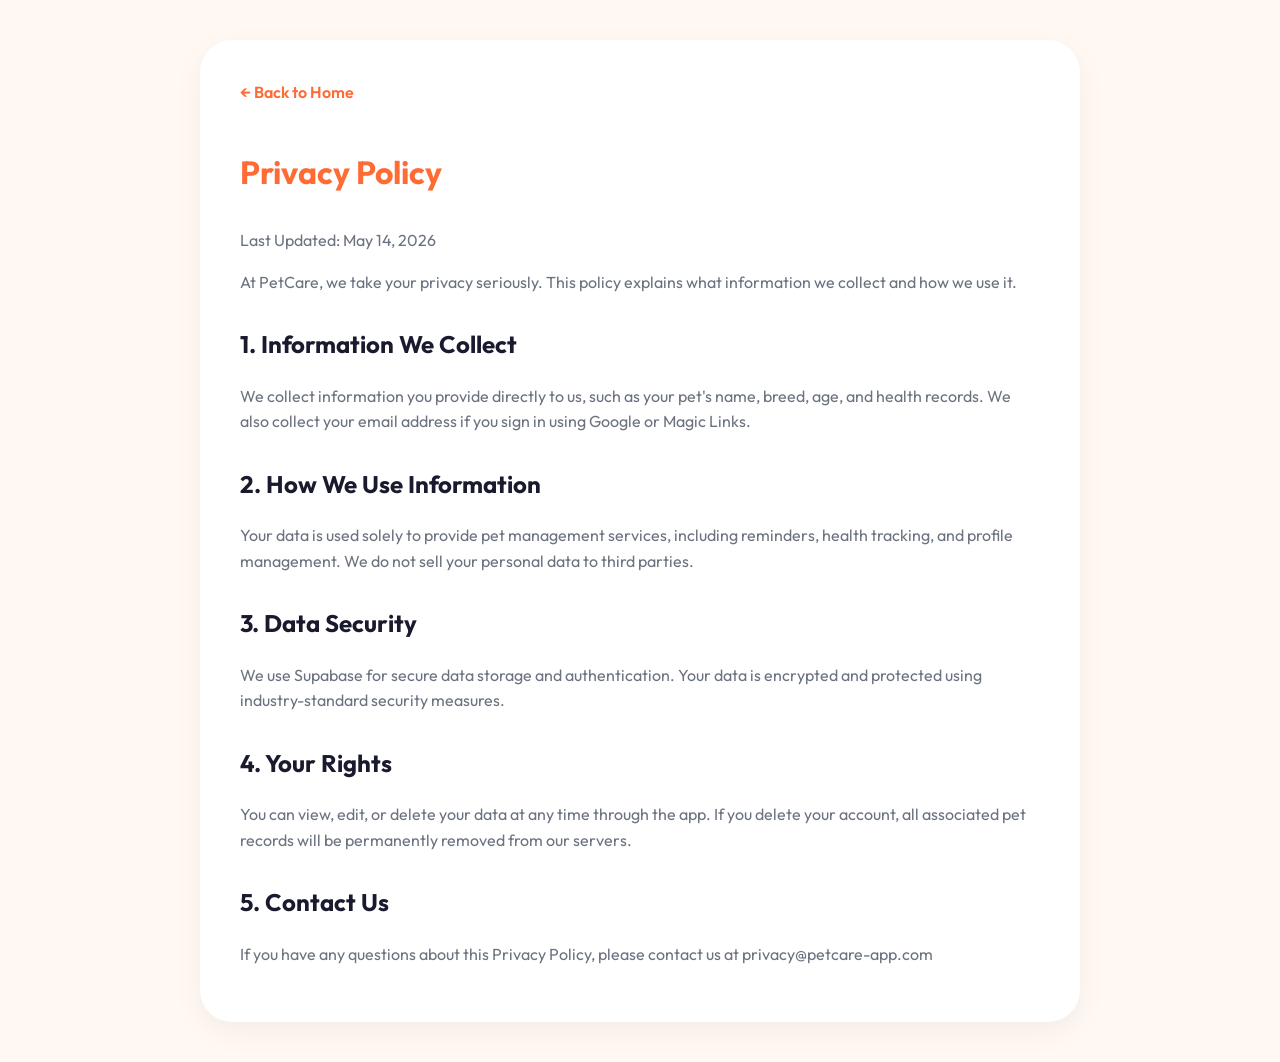
<file: privacy.html>
<!DOCTYPE html>
<html lang="en">
<head>
    <meta charset="UTF-8">
    <meta name="viewport" content="width=device-width, initial-scale=1.0">
    <title>Privacy Policy - PetCare</title>
    <link rel="preconnect" href="https://fonts.googleapis.com">
    <link rel="preconnect" href="https://fonts.gstatic.com" crossorigin>
    <link href="https://fonts.googleapis.com/css2?family=Outfit:wght@400;600;800&display=swap" rel="stylesheet">
    <style>
        :root {
            --primary: #FF6B35;
            --dark: #1A1A2E;
            --light: #FFF8F3;
            --gray: #6B7280;
        }
        body {
            font-family: 'Outfit', sans-serif;
            line-height: 1.6;
            color: var(--dark);
            background-color: var(--light);
            margin: 0;
            padding: 40px 20px;
        }
        .container {
            max-width: 800px;
            margin: 0 auto;
            background: white;
            padding: 40px;
            border-radius: 32px;
            box-shadow: 0 10px 30px rgba(0,0,0,0.05);
        }
        h1 { color: var(--primary); margin-bottom: 30px; }
        h2 { margin-top: 30px; color: var(--dark); }
        p { margin-bottom: 15px; color: var(--gray); }
        .back-link {
            display: inline-block;
            margin-bottom: 20px;
            text-decoration: none;
            color: var(--primary);
            font-weight: 600;
        }
    </style>
</head>
<body>
    <div class="container">
        <a href="index.html" class="back-link">← Back to Home</a>
        <h1>Privacy Policy</h1>
        <p>Last Updated: May 14, 2026</p>
        
        <p>At PetCare, we take your privacy seriously. This policy explains what information we collect and how we use it.</p>

        <h2>1. Information We Collect</h2>
        <p>We collect information you provide directly to us, such as your pet's name, breed, age, and health records. We also collect your email address if you sign in using Google or Magic Links.</p>

        <h2>2. How We Use Information</h2>
        <p>Your data is used solely to provide pet management services, including reminders, health tracking, and profile management. We do not sell your personal data to third parties.</p>

        <h2>3. Data Security</h2>
        <p>We use Supabase for secure data storage and authentication. Your data is encrypted and protected using industry-standard security measures.</p>

        <h2>4. Your Rights</h2>
        <p>You can view, edit, or delete your data at any time through the app. If you delete your account, all associated pet records will be permanently removed from our servers.</p>

        <h2>5. Contact Us</h2>
        <p>If you have any questions about this Privacy Policy, please contact us at privacy@petcare-app.com</p>
    </div>
</body>
</html>
</file>
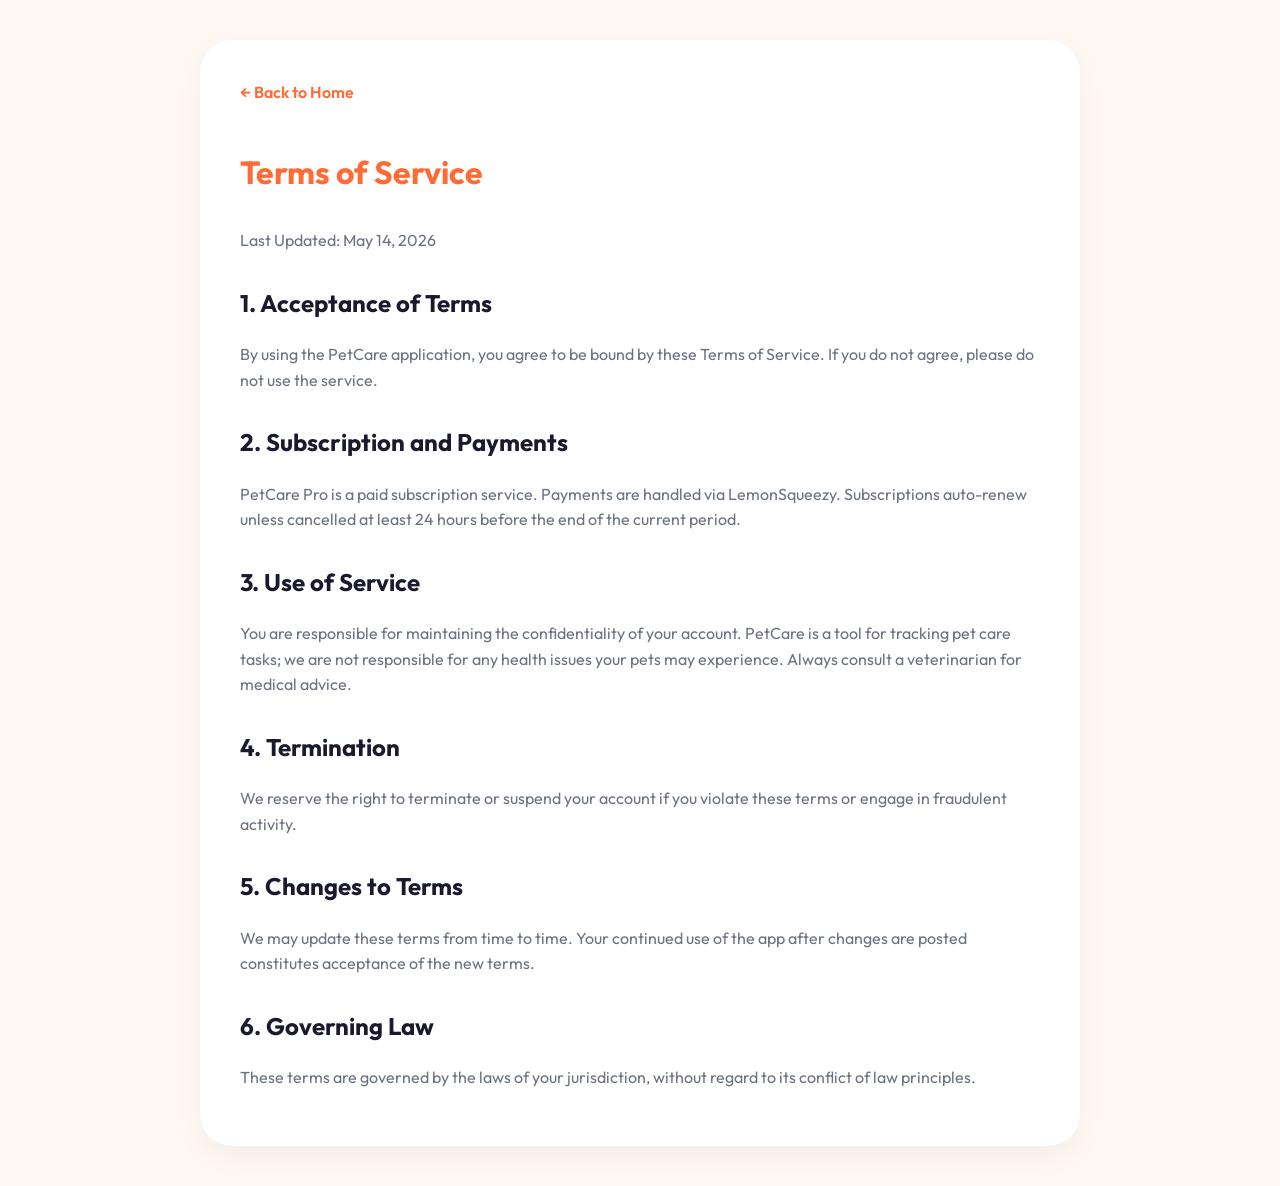
<file: terms.html>
<!DOCTYPE html>
<html lang="en">
<head>
    <meta charset="UTF-8">
    <meta name="viewport" content="width=device-width, initial-scale=1.0">
    <title>Terms of Service - PetCare</title>
    <link rel="preconnect" href="https://fonts.googleapis.com">
    <link rel="preconnect" href="https://fonts.gstatic.com" crossorigin>
    <link href="https://fonts.googleapis.com/css2?family=Outfit:wght@400;600;800&display=swap" rel="stylesheet">
    <style>
        :root {
            --primary: #FF6B35;
            --dark: #1A1A2E;
            --light: #FFF8F3;
            --gray: #6B7280;
        }
        body {
            font-family: 'Outfit', sans-serif;
            line-height: 1.6;
            color: var(--dark);
            background-color: var(--light);
            margin: 0;
            padding: 40px 20px;
        }
        .container {
            max-width: 800px;
            margin: 0 auto;
            background: white;
            padding: 40px;
            border-radius: 32px;
            box-shadow: 0 10px 30px rgba(0,0,0,0.05);
        }
        h1 { color: var(--primary); margin-bottom: 30px; }
        h2 { margin-top: 30px; color: var(--dark); }
        p { margin-bottom: 15px; color: var(--gray); }
        .back-link {
            display: inline-block;
            margin-bottom: 20px;
            text-decoration: none;
            color: var(--primary);
            font-weight: 600;
        }
    </style>
</head>
<body>
    <div class="container">
        <a href="index.html" class="back-link">← Back to Home</a>
        <h1>Terms of Service</h1>
        <p>Last Updated: May 14, 2026</p>
        
        <h2>1. Acceptance of Terms</h2>
        <p>By using the PetCare application, you agree to be bound by these Terms of Service. If you do not agree, please do not use the service.</p>

        <h2>2. Subscription and Payments</h2>
        <p>PetCare Pro is a paid subscription service. Payments are handled via LemonSqueezy. Subscriptions auto-renew unless cancelled at least 24 hours before the end of the current period.</p>

        <h2>3. Use of Service</h2>
        <p>You are responsible for maintaining the confidentiality of your account. PetCare is a tool for tracking pet care tasks; we are not responsible for any health issues your pets may experience. Always consult a veterinarian for medical advice.</p>

        <h2>4. Termination</h2>
        <p>We reserve the right to terminate or suspend your account if you violate these terms or engage in fraudulent activity.</p>

        <h2>5. Changes to Terms</h2>
        <p>We may update these terms from time to time. Your continued use of the app after changes are posted constitutes acceptance of the new terms.</p>

        <h2>6. Governing Law</h2>
        <p>These terms are governed by the laws of your jurisdiction, without regard to its conflict of law principles.</p>
    </div>
</body>
</html>
</file>
